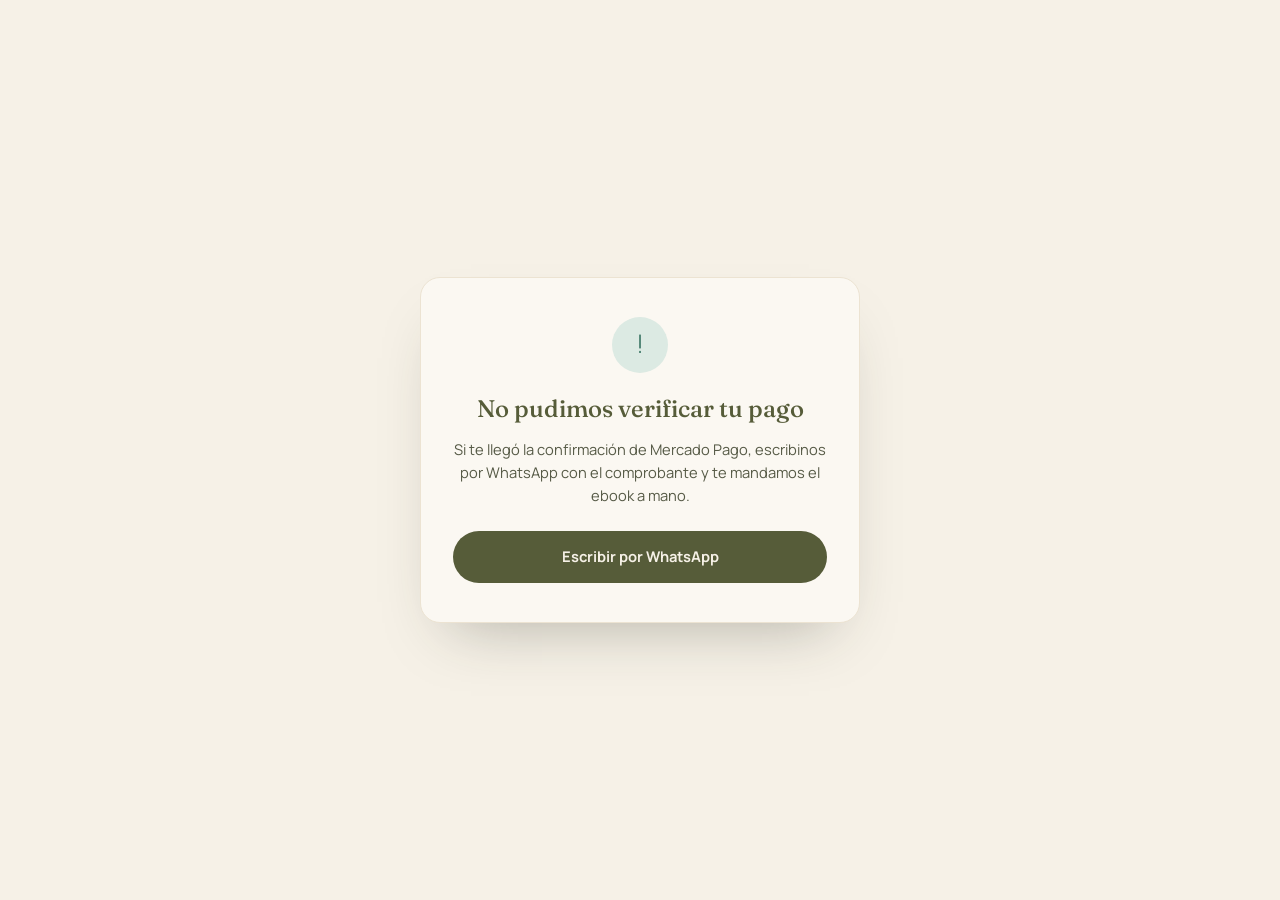
<file: gracias.html>
<!DOCTYPE html>
<html lang="es">
<head>
<meta charset="UTF-8">
<meta name="viewport" content="width=device-width, initial-scale=1.0, viewport-fit=cover">
<title>Tu compra · Mabel Mereles</title>
<meta name="robots" content="noindex, nofollow">
<link rel="preconnect" href="https://fonts.googleapis.com">
<link rel="preconnect" href="https://fonts.gstatic.com" crossorigin>
<link href="https://fonts.googleapis.com/css2?family=Fraunces:ital,opsz,wght@0,9..144,400;0,9..144,500;1,9..144,400&family=Manrope:wght@400;500;600;700;800&display=swap" rel="stylesheet">
<link rel="stylesheet" href="css/style.css">
<link rel="icon" type="image/svg+xml" href="assets/favicon.svg">
<style>
  body{ display:flex; align-items:center; justify-content:center; min-height:100svh; padding:1.25rem; }
  .result-card{
    width:100%; max-width:440px;
    background:var(--paper);
    border:1px solid var(--bone-deep);
    border-radius:20px;
    padding:2.4rem 2rem;
    text-align:center;
    box-shadow:0 30px 60px -30px rgba(43,46,34,.35);
  }
  .result-icon{
    width:56px; height:56px;
    border-radius:50%;
    display:flex; align-items:center; justify-content:center;
    margin:0 auto 1.1rem;
    background:var(--aqua-soft);
    color:var(--aqua-deep);
    font-size:1.6rem;
  }
  .result-card h1{
    font-family:var(--font-display);
    font-weight:500;
    font-size:1.5rem;
    color:var(--olive-deep);
    margin:0 0 .6rem;
  }
  .result-card p{ font-size:.92rem; color:var(--ink-soft); margin:0 0 1.5rem; line-height:1.55; }
  .result-card .btn{ width:100%; }
  .result-card a.secondary{
    display:block; margin-top:1rem; font-size:.85rem; font-weight:700; color:var(--aqua-deep);
  }
  .spin{
    width:26px; height:26px;
    border:3px solid var(--aqua-soft);
    border-top-color:var(--aqua-deep);
    border-radius:50%;
    margin:0 auto 1.1rem;
    animation:spin 1s linear infinite;
  }
  @keyframes spin{ to{ transform:rotate(360deg); } }
</style>
</head>
<body>

<div class="result-card" id="result-card">
  <div class="spin"></div>
  <h1>Confirmando tu pago…</h1>
  <p>Esto puede tardar unos segundos. No cierres esta página.</p>
</div>

<script>
  const params = new URLSearchParams(window.location.search);
  const ref = params.get("external_reference");
  const card = document.getElementById("result-card");

  function render(state) {
    if (state === "approved") return;
    // los otros estados se renderizan directo en checkStatus()
  }

  function renderApproved(data) {
    const isFree = !data.amount || data.amount <= 0;
    card.innerHTML = `
      <div class="result-icon">✓</div>
      <h1>${isFree ? "¡Ya está listo!" : "¡Gracias por tu compra!"}</h1>
      <p>Ya podés descargar <strong>${data.title || "tu ebook"}</strong>. El link es privado, guardalo para vos.</p>
      <a class="btn btn-primary" href="${data.drive_url}" target="_blank" rel="noopener">Descargar ebook</a>
      <a class="secondary" href="index.html#ebooks">Volver a la web</a>
    `;
  }

  function renderPending() {
    card.innerHTML = `
      <div class="result-icon">⏳</div>
      <h1>Tu pago está en proceso</h1>
      <p>Mercado Pago todavía lo está confirmando. Apenas se acredite vas a poder descargar tu ebook — si tarda, escribinos por WhatsApp con tu comprobante.</p>
      <a class="btn btn-ghost" href="index.html">Volver a la web</a>
    `;
  }

  function renderAbandoned() {
    card.innerHTML = `
      <div class="result-icon">↩</div>
      <h1>Volviste sin completar el pago</h1>
      <p>No se generó ningún cobro. Cuando quieras, retomá la compra desde la web — el ebook te va a estar esperando.</p>
      <a class="btn btn-primary" href="index.html">Volver a la web</a>
    `;
  }

  function renderRejected() {
    card.innerHTML = `
      <div class="result-icon">✕</div>
      <h1>El pago no se pudo completar</h1>
      <p>No te preocupes, no se generó ningún cobro. Podés intentar de nuevo desde la web.</p>
      <a class="btn btn-primary" href="index.html#ebooks">Volver a intentar</a>
    `;
  }

  function renderError() {
    card.innerHTML = `
      <div class="result-icon">!</div>
      <h1>No pudimos verificar tu pago</h1>
      <p>Si te llegó la confirmación de Mercado Pago, escribinos por WhatsApp con el comprobante y te mandamos el ebook a mano.</p>
      <a class="btn btn-primary" href="https://wa.me/5491156472298" target="_blank" rel="noopener">Escribir por WhatsApp</a>
    `;
  }

  let attempts = 0;
  async function checkStatus() {
    if (!ref) return renderError();
    attempts++;
    try {
      const res = await fetch(`/api/purchase-status?ref=${encodeURIComponent(ref)}`);
      const data = await res.json();

      if (data.status === "approved") return renderApproved(data);
      if (data.status === "rejected" || data.status === "cancelled") return renderRejected();

      // Todavía no está aprobado. Le damos unas rondas cortas al webhook
      // de Mercado Pago por si está por llegar (puede tardar unos
      // segundos incluso en pagos genuinos).
      if (attempts < 6) {
        setTimeout(checkStatus, 2000);
        return;
      }

      // Ya esperamos lo razonable: si en todo ese tiempo el webhook
      // NUNCA llegó a registrar un pago (has_payment=false), es que la
      // persona no completó el pago — nunca decimos "está en proceso"
      // en ese caso, para no generar desconfianza.
      if (!data.has_payment) return renderAbandoned();
      renderPending();
    } catch (err) {
      renderError();
    }
  }

  checkStatus();
</script>
</body>
</html>
</file>
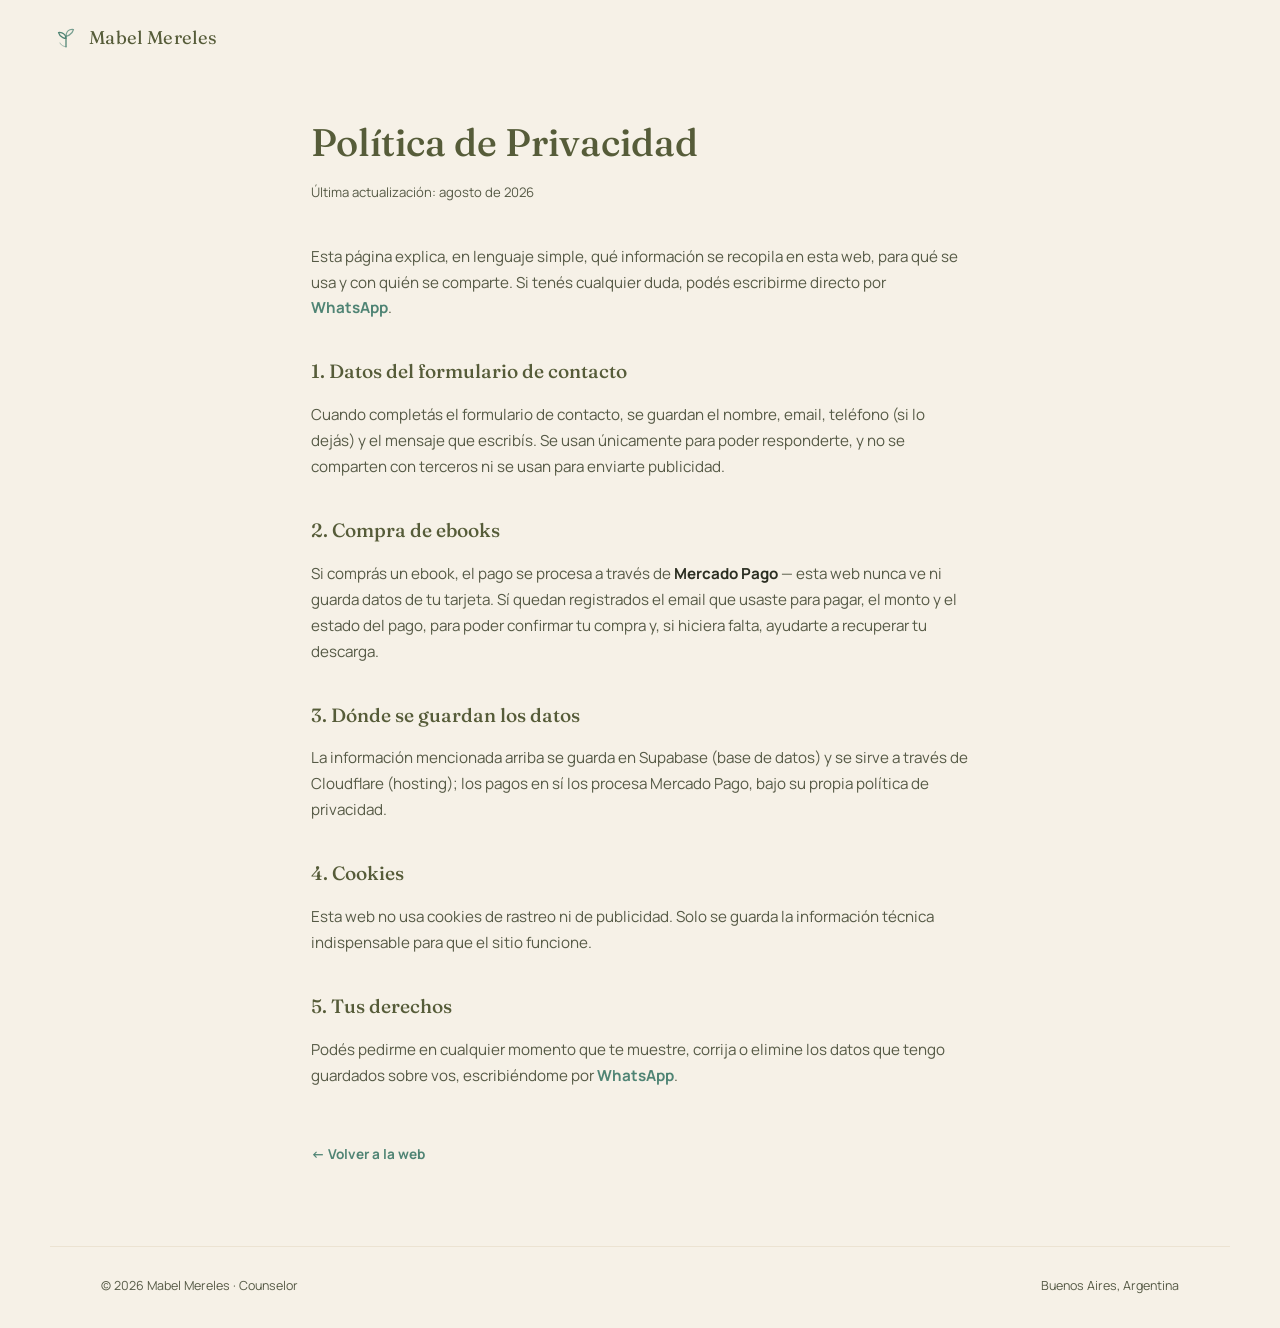
<file: privacidad.html>
<!DOCTYPE html>
<html lang="es-AR">
<head>
<meta charset="UTF-8">
<meta name="viewport" content="width=device-width, initial-scale=1.0, viewport-fit=cover">
<title>Política de Privacidad | Mabel Mereles</title>
<meta name="description" content="Qué datos se recopilan en la web de Mabel Mereles, para qué se usan y con quién se comparten.">
<link rel="canonical" href="https://merelesmabel.com/privacidad.html">
<link rel="preconnect" href="https://fonts.googleapis.com">
<link rel="preconnect" href="https://fonts.gstatic.com" crossorigin>
<link href="https://fonts.googleapis.com/css2?family=Fraunces:ital,opsz,wght@0,9..144,400;0,9..144,500;1,9..144,400&family=Manrope:wght@400;500;600;700;800&display=swap" rel="stylesheet">
<link rel="stylesheet" href="css/style.css">
<link rel="icon" type="image/svg+xml" href="assets/favicon.svg">
<style>
  .legal-main{
    max-width:760px;
    margin:0 auto;
    padding:7rem var(--edge) 5rem;
  }
  .legal-main h1{
    font-family:var(--font-display);
    font-weight:500;
    font-size:clamp(1.8rem, 4vw, 2.4rem);
    color:var(--olive-deep);
    margin:0 0 .5rem;
  }
  .legal-main .updated{
    font-size:.82rem;
    color:var(--ink-soft);
    margin:0 0 2.5rem;
  }
  .legal-main h2{
    font-family:var(--font-display);
    font-weight:500;
    font-size:1.2rem;
    color:var(--olive-deep);
    margin:2.2rem 0 .8rem;
  }
  .legal-main p, .legal-main li{
    font-size:.95rem;
    line-height:1.7;
    color:var(--ink-soft);
  }
  .legal-main ul{ margin:0 0 1rem; padding-left:1.3rem; }
  .legal-main li{ margin-bottom:.4rem; }
  .legal-main a{ color:var(--aqua-deep); font-weight:700; }
  .legal-main strong{ color:var(--ink); }
  .legal-back{
    display:inline-block;
    margin-top:2.5rem;
    font-size:.85rem;
    font-weight:700;
    color:var(--ink-soft);
  }
  .legal-back:hover{ color:var(--aqua-deep); }
</style>
</head>
<body>

<header class="site-header" id="site-header">
  <a href="index.html" class="brand">
    <span class="brand-mark" aria-hidden="true">
      <svg viewBox="0 0 40 40" width="30" height="30">
        <path d="M20 33V19" stroke="currentColor" stroke-width="1.7" stroke-linecap="round"/>
        <path d="M20 22C20 22 12 21.5 10 14C10 14 19 12.5 20 22Z" fill="none" stroke="currentColor" stroke-width="1.6" stroke-linejoin="round"/>
        <path d="M20 19C20 19 28 18 30 10C30 10 20.5 8 20 19Z" fill="none" stroke="currentColor" stroke-width="1.6" stroke-linejoin="round" opacity="0.75"/>
        <path d="M20 33C20 33 13.5 32.6 12 28" stroke="currentColor" stroke-width="1.3" stroke-linecap="round" fill="none" opacity="0.55"/>
      </svg>
    </span>
    <span class="brand-text">Mabel Mereles</span>
  </a>
</header>

<main class="legal-main">
  <h1>Política de Privacidad</h1>
  <p class="updated">Última actualización: agosto de 2026</p>

  <p>Esta página explica, en lenguaje simple, qué información se recopila en esta web, para qué se usa y con quién se comparte. Si tenés cualquier duda, podés escribirme directo por <a href="https://wa.me/5491156472298" target="_blank" rel="noopener">WhatsApp</a>.</p>

  <h2>1. Datos del formulario de contacto</h2>
  <p>Cuando completás el formulario de contacto, se guardan el nombre, email, teléfono (si lo dejás) y el mensaje que escribís. Se usan únicamente para poder responderte, y no se comparten con terceros ni se usan para enviarte publicidad.</p>

  <h2>2. Compra de ebooks</h2>
  <p>Si comprás un ebook, el pago se procesa a través de <strong>Mercado Pago</strong> — esta web nunca ve ni guarda datos de tu tarjeta. Sí quedan registrados el email que usaste para pagar, el monto y el estado del pago, para poder confirmar tu compra y, si hiciera falta, ayudarte a recuperar tu descarga.</p>

  <h2>3. Dónde se guardan los datos</h2>
  <p>La información mencionada arriba se guarda en Supabase (base de datos) y se sirve a través de Cloudflare (hosting); los pagos en sí los procesa Mercado Pago, bajo su propia política de privacidad.</p>

  <h2>4. Cookies</h2>
  <p>Esta web no usa cookies de rastreo ni de publicidad. Solo se guarda la información técnica indispensable para que el sitio funcione.</p>

  <h2>5. Tus derechos</h2>
  <p>Podés pedirme en cualquier momento que te muestre, corrija o elimine los datos que tengo guardados sobre vos, escribiéndome por <a href="https://wa.me/5491156472298" target="_blank" rel="noopener">WhatsApp</a>.</p>

  <a class="legal-back" href="index.html">← Volver a la web</a>
</main>

<footer class="site-footer">
  <span>© <span id="year"></span> Mabel Mereles · Counselor</span>
  <span>Buenos Aires, Argentina</span>
</footer>

<script>document.getElementById("year").textContent = new Date().getFullYear();</script>
</body>
</html>
</file>
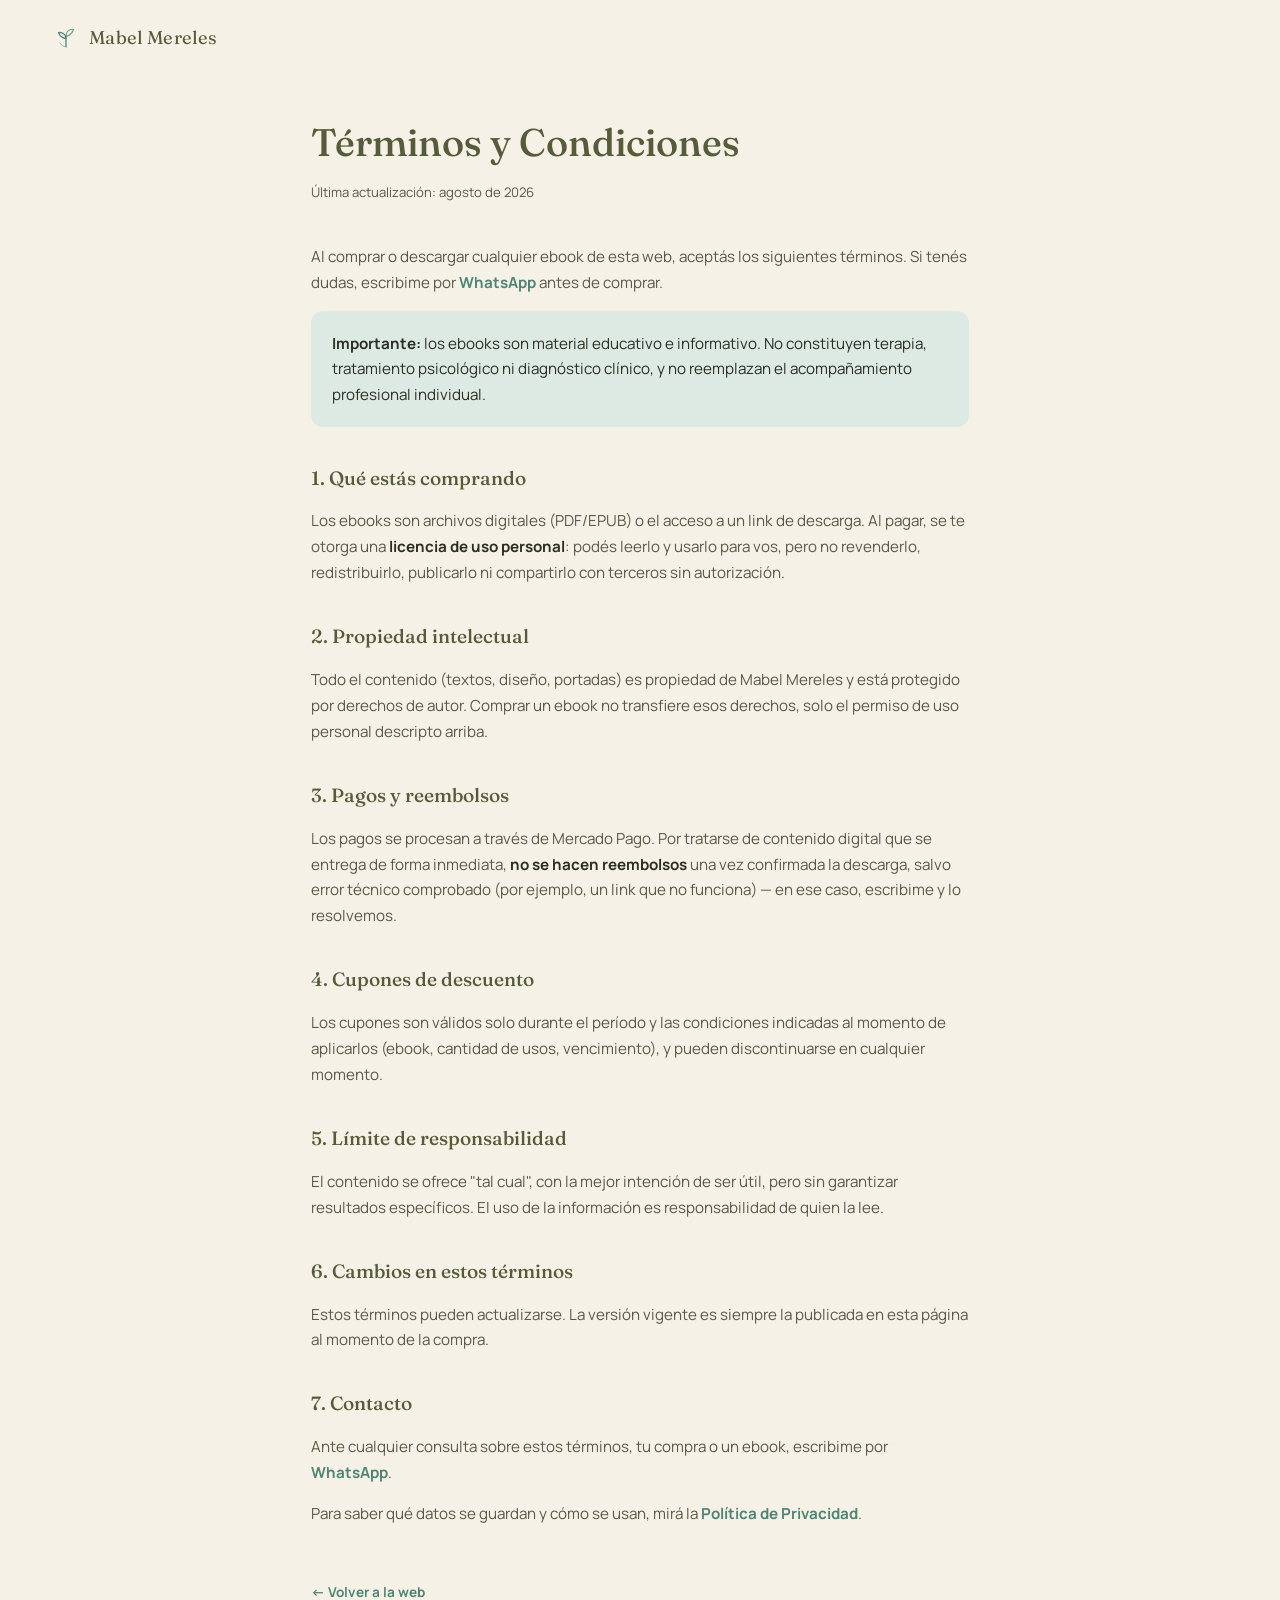
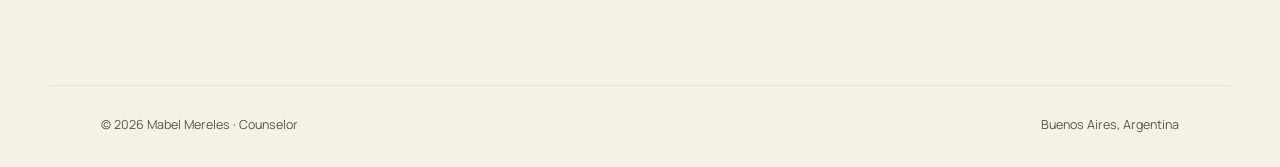
<file: terminos.html>
<!DOCTYPE html>
<html lang="es-AR">
<head>
<meta charset="UTF-8">
<meta name="viewport" content="width=device-width, initial-scale=1.0, viewport-fit=cover">
<title>Términos y Condiciones | Mabel Mereles</title>
<meta name="description" content="Términos y condiciones de compra y descarga de ebooks en la web de Mabel Mereles.">
<link rel="canonical" href="https://merelesmabel.com/terminos.html">
<link rel="preconnect" href="https://fonts.googleapis.com">
<link rel="preconnect" href="https://fonts.gstatic.com" crossorigin>
<link href="https://fonts.googleapis.com/css2?family=Fraunces:ital,opsz,wght@0,9..144,400;0,9..144,500;1,9..144,400&family=Manrope:wght@400;500;600;700;800&display=swap" rel="stylesheet">
<link rel="stylesheet" href="css/style.css">
<link rel="icon" type="image/svg+xml" href="assets/favicon.svg">
<style>
  .legal-main{
    max-width:760px;
    margin:0 auto;
    padding:7rem var(--edge) 5rem;
  }
  .legal-main h1{
    font-family:var(--font-display);
    font-weight:500;
    font-size:clamp(1.8rem, 4vw, 2.4rem);
    color:var(--olive-deep);
    margin:0 0 .5rem;
  }
  .legal-main .updated{
    font-size:.82rem;
    color:var(--ink-soft);
    margin:0 0 2.5rem;
  }
  .legal-main h2{
    font-family:var(--font-display);
    font-weight:500;
    font-size:1.2rem;
    color:var(--olive-deep);
    margin:2.2rem 0 .8rem;
  }
  .legal-main p, .legal-main li{
    font-size:.95rem;
    line-height:1.7;
    color:var(--ink-soft);
  }
  .legal-main ul{ margin:0 0 1rem; padding-left:1.3rem; }
  .legal-main li{ margin-bottom:.4rem; }
  .legal-main a{ color:var(--aqua-deep); font-weight:700; }
  .legal-main strong{ color:var(--ink); }
  .legal-highlight{
    background:var(--aqua-soft);
    border-radius:12px;
    padding:1.2rem 1.3rem;
    margin:1rem 0;
  }
  .legal-highlight p{ color:var(--ink); margin:0; }
  .legal-back{
    display:inline-block;
    margin-top:2.5rem;
    font-size:.85rem;
    font-weight:700;
    color:var(--ink-soft);
  }
  .legal-back:hover{ color:var(--aqua-deep); }
</style>
</head>
<body>

<header class="site-header" id="site-header">
  <a href="index.html" class="brand">
    <span class="brand-mark" aria-hidden="true">
      <svg viewBox="0 0 40 40" width="30" height="30">
        <path d="M20 33V19" stroke="currentColor" stroke-width="1.7" stroke-linecap="round"/>
        <path d="M20 22C20 22 12 21.5 10 14C10 14 19 12.5 20 22Z" fill="none" stroke="currentColor" stroke-width="1.6" stroke-linejoin="round"/>
        <path d="M20 19C20 19 28 18 30 10C30 10 20.5 8 20 19Z" fill="none" stroke="currentColor" stroke-width="1.6" stroke-linejoin="round" opacity="0.75"/>
        <path d="M20 33C20 33 13.5 32.6 12 28" stroke="currentColor" stroke-width="1.3" stroke-linecap="round" fill="none" opacity="0.55"/>
      </svg>
    </span>
    <span class="brand-text">Mabel Mereles</span>
  </a>
</header>

<main class="legal-main">
  <h1>Términos y Condiciones</h1>
  <p class="updated">Última actualización: agosto de 2026</p>

  <p>Al comprar o descargar cualquier ebook de esta web, aceptás los siguientes términos. Si tenés dudas, escribime por <a href="https://wa.me/5491156472298" target="_blank" rel="noopener">WhatsApp</a> antes de comprar.</p>

  <div class="legal-highlight">
    <p><strong>Importante:</strong> los ebooks son material educativo e informativo. No constituyen terapia, tratamiento psicológico ni diagnóstico clínico, y no reemplazan el acompañamiento profesional individual.</p>
  </div>

  <h2>1. Qué estás comprando</h2>
  <p>Los ebooks son archivos digitales (PDF/EPUB) o el acceso a un link de descarga. Al pagar, se te otorga una <strong>licencia de uso personal</strong>: podés leerlo y usarlo para vos, pero no revenderlo, redistribuirlo, publicarlo ni compartirlo con terceros sin autorización.</p>

  <h2>2. Propiedad intelectual</h2>
  <p>Todo el contenido (textos, diseño, portadas) es propiedad de Mabel Mereles y está protegido por derechos de autor. Comprar un ebook no transfiere esos derechos, solo el permiso de uso personal descripto arriba.</p>

  <h2>3. Pagos y reembolsos</h2>
  <p>Los pagos se procesan a través de Mercado Pago. Por tratarse de contenido digital que se entrega de forma inmediata, <strong>no se hacen reembolsos</strong> una vez confirmada la descarga, salvo error técnico comprobado (por ejemplo, un link que no funciona) — en ese caso, escribime y lo resolvemos.</p>

  <h2>4. Cupones de descuento</h2>
  <p>Los cupones son válidos solo durante el período y las condiciones indicadas al momento de aplicarlos (ebook, cantidad de usos, vencimiento), y pueden discontinuarse en cualquier momento.</p>

  <h2>5. Límite de responsabilidad</h2>
  <p>El contenido se ofrece "tal cual", con la mejor intención de ser útil, pero sin garantizar resultados específicos. El uso de la información es responsabilidad de quien la lee.</p>

  <h2>6. Cambios en estos términos</h2>
  <p>Estos términos pueden actualizarse. La versión vigente es siempre la publicada en esta página al momento de la compra.</p>

  <h2>7. Contacto</h2>
  <p>Ante cualquier consulta sobre estos términos, tu compra o un ebook, escribime por <a href="https://wa.me/5491156472298" target="_blank" rel="noopener">WhatsApp</a>.</p>

  <p>Para saber qué datos se guardan y cómo se usan, mirá la <a href="privacidad.html">Política de Privacidad</a>.</p>

  <a class="legal-back" href="index.html">← Volver a la web</a>
</main>

<footer class="site-footer">
  <span>© <span id="year"></span> Mabel Mereles · Counselor</span>
  <span>Buenos Aires, Argentina</span>
</footer>

<script>document.getElementById("year").textContent = new Date().getFullYear();</script>
</body>
</html>
</file>
<file: css/style.css>
/* =========================================================
   MABEL MERELES · COUNSELOR
   Mobile-first. Base = mobile (<600px), luego se suma
   complejidad con min-width: 600 / 768 / 1024 / 1280 / 1440.
   Tokens: hueso + verde agua + verde oliva
   ========================================================= */

:root{
  --bone:        #F6F1E7;
  --bone-deep:   #ECE3D2;
  --paper:       #FBF8F2;
  --aqua:        #7FAE9C;
  --aqua-deep:   #4F8474;
  --aqua-soft:   #DCEAE3;
  --olive:       #7C8355;
  --olive-deep:  #565C39;
  --ink:         #2B2E22;
  --ink-soft:    #565A46;

  --font-display: "Fraunces", "Georgia", serif;
  --font-body: "Manrope", "Helvetica Neue", Arial, sans-serif;

  --container: 1180px;
  --gap: 1.5rem;
  --edge: 1.15rem;          /* padding lateral mobile */
  --radius: 16px;
  --ease: cubic-bezier(.22,.8,.32,1);

  --fs-hero: 2.35rem;
  --fs-h2: 1.7rem;
  --fs-lead: 1rem;

  /* alto real del viewport en mobile (evita el salto por la barra de URL) */
  --vh: 1vh;
}

*{ box-sizing:border-box; -webkit-tap-highlight-color:transparent; }
html{ scroll-behavior:smooth; }

/* el atributo [hidden] debe ganarle siempre a cualquier display:flex/grid
   que definamos más abajo para esos mismos elementos (ebook-lightbox, etc.) */
[hidden]{ display:none !important; }

body{
  margin:0;
  background:var(--bone);
  color:var(--ink);
  font-family:var(--font-body);
  font-size:15.5px;
  line-height:1.6;
  -webkit-font-smoothing:antialiased;
  overflow-x:hidden;
}

img{ max-width:100%; display:block; }
a{ color:inherit; text-decoration:none; }
ul{ list-style:none; margin:0; padding:0; }
button, input, textarea{ font-family:inherit; }

/* accesibilidad: foco visible siempre */
a:focus-visible,
button:focus-visible,
input:focus-visible,
textarea:focus-visible{
  outline:2px solid var(--aqua-deep);
  outline-offset:3px;
  border-radius:4px;
}

::selection{ background:var(--olive); color:var(--bone); }

/* ---------- background canvas + grain ---------- */
#bg-canvas{
  position:fixed;
  inset:0;
  width:100%;
  height:100%;
  z-index:0;
  pointer-events:none;
  opacity:.4;
}

.grain{
  position:fixed;
  inset:0;
  z-index:1;
  pointer-events:none;
  opacity:.035;
  mix-blend-mode:multiply;
  background-image:url("data:image/svg+xml,%3Csvg xmlns='http://www.w3.org/2000/svg' width='120' height='120'%3E%3Cfilter id='n'%3E%3CfeTurbulence type='fractalNoise' baseFrequency='0.9' numOctaves='2' stitchTiles='stitch'/%3E%3C/filter%3E%3Crect width='100%25' height='100%25' filter='url(%23n)'/%3E%3C/svg%3E");
}

/* ---------- reveal-on-scroll ---------- */
.reveal{
  opacity:0;
  transform:translateY(20px);
  transition:opacity .8s var(--ease), transform .8s var(--ease);
}
.reveal.is-visible{
  opacity:1;
  transform:translateY(0);
}
@media (prefers-reduced-motion: reduce){
  .reveal{ opacity:1; transform:none; transition:none; }
  html{ scroll-behavior:auto; }
  .whatsapp-float{ animation:none !important; }
}

/* ---------- header ---------- */
.site-header{
  position:fixed;
  top:0; left:0; right:0;
  z-index:50;
  display:flex;
  align-items:center;
  justify-content:space-between;
  padding:.9rem var(--edge);
  transition:background .4s var(--ease), padding .4s var(--ease), box-shadow .4s var(--ease);
}
.site-header.scrolled{
  background:rgba(246,241,231,.9);
  backdrop-filter:blur(10px);
  padding-top:.65rem;
  padding-bottom:.65rem;
  box-shadow:0 1px 0 rgba(43,46,34,.06);
}

.brand{
  display:flex;
  align-items:center;
  gap:.5rem;
  font-family:var(--font-display);
  font-size:1rem;
  letter-spacing:.01em;
  color:var(--olive-deep);
  min-width:0;
}
.brand-mark{ color:var(--aqua-deep); display:flex; flex:none; }
.brand-mark svg{ width:24px; height:24px; }
.brand-text{ white-space:nowrap; overflow:hidden; text-overflow:ellipsis; }

/* nav: por defecto (mobile) es un panel off-canvas */
.main-nav{
  position:fixed;
  top:0; right:0;
  height:100%;
  height:calc(var(--vh, 1vh) * 100);
  width:min(80vw, 320px);
  background:var(--paper);
  display:flex;
  flex-direction:column;
  gap:1.4rem;
  padding:5.5rem 2rem 2rem;
  font-size:1.05rem;
  font-weight:700;
  transform:translateX(100%);
  transition:transform .45s var(--ease);
  box-shadow:-10px 0 40px rgba(43,46,34,.15);
  z-index:49;
}
.main-nav.open{ transform:translateX(0); }
.main-nav a{
  position:relative;
  padding:.3rem 0;
  color:var(--ink-soft);
  transition:color .3s;
}
.main-nav a::after{
  content:"";
  position:absolute; left:0; right:100%; bottom:0;
  height:1.5px; background:var(--aqua-deep);
  transition:right .35s var(--ease);
}
.main-nav a:hover{ color:var(--ink); }
.main-nav a:hover::after{ right:0; }

.nav-toggle{
  display:flex;
  flex-direction:column;
  gap:5px;
  background:none; border:none; cursor:pointer;
  padding:10px;
  margin:-10px;
  flex:none;
  z-index:51;
}
.nav-toggle span{
  width:22px; height:2px; background:var(--ink); border-radius:2px;
  transition:transform .3s var(--ease), opacity .3s var(--ease);
}
.nav-toggle[aria-expanded="true"] span:nth-child(1){ transform:translateY(7px) rotate(45deg); }
.nav-toggle[aria-expanded="true"] span:nth-child(2){ opacity:0; }
.nav-toggle[aria-expanded="true"] span:nth-child(3){ transform:translateY(-7px) rotate(-45deg); }

/* ---------- layout helpers ---------- */
.section{
  position:relative;
  z-index:2;
  max-width:var(--container);
  margin:0 auto;
  padding:3.75rem var(--edge);
}

.eyebrow{
  display:inline-block;
  font-size:.72rem;
  font-weight:700;
  letter-spacing:.12em;
  text-transform:uppercase;
  color:var(--aqua-deep);
  margin-bottom:.9rem;
}

.section-title{
  font-family:var(--font-display);
  font-weight:500;
  font-size:var(--fs-h2);
  line-height:1.15;
  color:var(--olive-deep);
  margin:0 0 1.1rem;
  max-width:20ch;
}

.section-lead{
  max-width:56ch;
  color:var(--ink-soft);
  font-size:var(--fs-lead);
}

.btn{
  display:inline-flex;
  align-items:center;
  justify-content:center;
  gap:.5rem;
  min-height:48px;             /* target táctil */
  padding:.85rem 1.6rem;
  border-radius:100px;
  font-weight:700;
  font-size:.92rem;
  cursor:pointer;
  border:1.5px solid transparent;
  transition:transform .3s var(--ease), background .3s, border-color .3s, color .3s;
}
.btn-primary{
  background:var(--olive-deep);
  color:var(--bone);
}
.btn-primary:hover{ background:var(--aqua-deep); transform:translateY(-2px); }
.btn-ghost{
  border-color:var(--olive-deep);
  color:var(--olive-deep);
  background:transparent;
}
.btn-ghost:hover{ background:var(--olive-deep); color:var(--bone); transform:translateY(-2px); }

/* ============ HERO ============ */
.hero{
  min-height:calc(var(--vh, 1vh) * 100);
  display:flex;
  flex-direction:column;
  gap:2.2rem;
  padding-top:6rem;
  padding-bottom:4rem;
}

.hero-title{
  font-family:var(--font-display);
  font-weight:500;
  font-size:var(--fs-hero);
  line-height:1.06;
  color:var(--ink);
  margin:0 0 1.1rem;
}
.hero-title em{
  font-style:italic;
  color:var(--aqua-deep);
}

.hero-lead{
  max-width:46ch;
  font-size:1.02rem;
  color:var(--ink-soft);
  margin-bottom:1.8rem;
}

.hero-actions{ display:flex; gap:.85rem; flex-wrap:wrap; }
.hero-actions .btn{ flex:1 1 auto; }

.hero-portrait{ position:relative; order:-1; align-self:center; }
.portrait-frame{
  position:relative;
  width:min(240px, 62vw);
  aspect-ratio:320/420;
  border-radius:130px 130px 20px 20px;
  overflow:hidden;
  background:var(--aqua-soft);
  box-shadow:0 22px 44px -18px rgba(43,46,34,.35);
}
.portrait-frame img{
  width:100%; height:100%;
  object-fit:cover;
  filter:saturate(.92) contrast(1.02);
}
.portrait-path{
  position:absolute; inset:0;
  width:100%; height:100%;
  pointer-events:none;
  opacity:.5;
}
.portrait-caption{
  display:block;
  text-align:center;
  margin-top:.85rem;
  font-size:.74rem;
  letter-spacing:.03em;
  color:var(--ink-soft);
}

.scroll-cue{
  display:none; /* aparece desde tablet, en mobile sobra */
}

/* ============ SOBRE MI ============ */
.about-grid{
  display:flex;
  flex-direction:column;
  gap:1rem;
}
.about-body{
  display:flex;
  flex-direction:column;
  gap:1.3rem;
}
.about-subtitle{
  font-family:var(--font-display);
  font-style:italic;
  font-weight:500;
  font-size:1.3rem;
  line-height:1.35;
  color:var(--olive-deep);
  max-width:22ch;
  margin:.4rem 0 0;
}
.about-text{
  font-size:1rem;
  color:var(--ink-soft);
  max-width:58ch;
  margin:0;
}
.about-intro{
  font-size:1.05rem;
  color:var(--ink);
  margin-bottom:.4rem;
}
.about-text strong,
.about-intro strong,
.about-closing strong{
  color:var(--olive-deep);
  font-weight:700;
}
.about-block{
  padding-top:1.1rem;
  border-top:1px solid var(--bone-deep);
}
.about-block h3{
  font-family:var(--font-display);
  font-weight:500;
  font-size:1.08rem;
  color:var(--aqua-deep);
  margin:0 0 .5rem;
}
.about-closing{
  margin:.6rem 0 0;
  padding-top:1.1rem;
  border-top:1px solid var(--bone-deep);
  font-family:var(--font-display);
  font-style:italic;
  font-size:1.05rem;
  line-height:1.5;
  color:var(--ink-soft);
  max-width:52ch;
}

/* ============ ENFOQUE ============ */
.approach-grid{
  display:grid;
  grid-template-columns:1fr;
  gap:1rem;
  margin-top:2rem;
}
.approach-card{
  background:var(--paper);
  border:1px solid var(--bone-deep);
  border-radius:var(--radius);
  padding:1.6rem 1.4rem;
  transition:transform .4s var(--ease), border-color .4s, box-shadow .4s;
}
.approach-card:hover{
  transform:translateY(-5px);
  border-color:var(--aqua-deep);
  box-shadow:0 18px 36px -22px rgba(79,132,116,.45);
}
.card-index{
  display:inline-block;
  font-size:.7rem;
  font-weight:700;
  letter-spacing:.09em;
  text-transform:uppercase;
  color:var(--aqua-deep);
  background:var(--aqua-soft);
  padding:.28rem .65rem;
  border-radius:100px;
  margin-bottom:.9rem;
}
.approach-card h3{
  font-family:var(--font-display);
  font-weight:500;
  font-size:1.15rem;
  margin:0 0 .55rem;
  color:var(--olive-deep);
}
.approach-card p{
  margin:0;
  color:var(--ink-soft);
  font-size:.92rem;
}

/* ============ EBOOKS ============ */
.ebook-carousel{
  position:relative;
  margin-top:2rem;
}
.ebook-grid{
  display:flex;
  gap:.9rem;
  overflow-x:auto;
  overflow-y:hidden;
  scroll-snap-type:x mandatory;
  scroll-behavior:smooth;
  -webkit-overflow-scrolling:touch;
  scrollbar-width:none;      /* Firefox */
  -ms-overflow-style:none;   /* Edge/IE viejos */
}
.ebook-grid::-webkit-scrollbar{ display:none; } /* Chrome/Safari/Edge nuevo */

.ebook-carousel-arrow{
  position:absolute;
  top:36%;
  transform:translateY(-50%);
  width:38px; height:38px;
  border-radius:50%;
  border:1px solid var(--bone-deep);
  background:var(--paper);
  color:var(--olive-deep);
  display:flex; align-items:center; justify-content:center;
  cursor:pointer;
  box-shadow:0 10px 22px -12px rgba(43,46,34,.4);
  z-index:5;
  transition:background .2s, color .2s, transform .2s;
}
.ebook-carousel-arrow:hover{ background:var(--olive-deep); color:var(--bone); }
.ebook-carousel-prev{ left:-6px; }
.ebook-carousel-next{ right:-6px; }
/* solo mouse/trackpad (desktop): en táctil se usa el dedo, como pidió */
@media not all and (hover:hover) and (pointer:fine){
  .ebook-carousel-arrow{ display:none !important; }
}

.ebook-empty{
  flex:1 1 100%;
  border:1.5px dashed var(--bone-deep);
  border-radius:var(--radius);
  padding:2.4rem 1.6rem;
  text-align:center;
  color:var(--ink-soft);
}
.ebook-empty p{ margin:0 0 .4rem; font-weight:700; color:var(--olive-deep); }
.ebook-empty span{ font-size:.88rem; }

.ebook-card{
  flex:0 0 auto;
  width:78vw;
  max-width:300px;
  scroll-snap-align:start;
  background:var(--paper);
  border:1px solid var(--bone-deep);
  border-radius:14px;
  overflow:hidden;
  display:flex;
  flex-direction:column;
  cursor:pointer;
  transition:transform .35s var(--ease), box-shadow .35s;
}
.ebook-card:hover{ transform:translateY(-4px); box-shadow:0 18px 36px -24px rgba(43,46,34,.35); }
.ebook-card:focus-visible{ outline:2px solid var(--aqua-deep); outline-offset:2px; }
.ebook-cover{
  position:relative;
  width:100%;
  aspect-ratio:3/4;
  background:linear-gradient(160deg, var(--aqua-soft), var(--bone-deep));
  display:flex; align-items:center; justify-content:center;
  cursor:zoom-in;
  padding:.5rem;
}
.ebook-cover img{ width:100%; height:100%; object-fit:contain; border-radius:4px; }

/* ---------- marcador tipo cintita sobre la tapa ---------- */
.ebook-badge-ribbon{
  position:absolute;
  top:0;
  right:14px;
  width:28px;
  padding:.5rem 0 .8rem;
  display:flex;
  align-items:center;
  justify-content:center;
  color:#fff;
  font-size:.62rem;
  font-weight:800;
  letter-spacing:.03em;
  text-transform:uppercase;
  clip-path:polygon(0 0, 100% 0, 100% 88%, 50% 100%, 0 88%);
  filter:drop-shadow(0 4px 6px rgba(43,46,34,.25));
  z-index:3;
  pointer-events:none;
}
.ebook-badge-ribbon span{
  writing-mode:vertical-rl;
  transform:rotate(180deg);
  white-space:nowrap;
}

.ebook-body{ padding:.8rem .85rem .95rem; display:flex; flex-direction:column; gap:.35rem; flex:1; min-width:0; }
.ebook-body h3{ margin:0; font-family:var(--font-display); font-size:.92rem; line-height:1.25; color:var(--olive-deep); }
.ebook-body p{ margin:0; font-size:.78rem; color:var(--ink-soft); flex:1; }
.ebook-actions-row{
  display:flex;
  flex-direction:column;
  align-items:center;
  gap:.5rem;
  margin-top:.3rem;
}
.ebook-download{
  display:flex;
  align-items:center;
  justify-content:center;
  width:100%;
  text-align:center;
  padding:.6rem .9rem;
  border-radius:100px;
  font-size:.8rem;
  font-weight:700;
  font-family:inherit;
  border:1.5px solid transparent;
  cursor:pointer;
  transition:transform .25s var(--ease), background .25s, border-color .25s, color .25s, box-shadow .25s;
}
.ebook-view-more{
  display:block;
  text-align:center;
  margin-top:.6rem;
  font-size:.76rem;
  font-weight:700;
  color:var(--ink-soft);
  transition:color .25s;
}
.ebook-view-more:hover{ color:var(--aqua-deep); }
.ebook-buy-btn{
  background:var(--olive-deep);
  color:var(--bone);
  box-shadow:0 10px 22px -12px rgba(86,92,57,.55);
}
.ebook-buy-btn:hover{ background:var(--aqua-deep); transform:translateY(-2px); box-shadow:0 14px 26px -12px rgba(79,132,116,.5); }
.ebook-free-btn{
  background:transparent;
  color:var(--aqua-deep);
  border-color:var(--aqua-deep);
}
.ebook-free-btn:hover{ background:var(--aqua-deep); color:var(--bone); transform:translateY(-2px); }
button.ebook-download:disabled{ opacity:.6; cursor:default; transform:none !important; box-shadow:none !important; }
.ebook-downloads-badge{
  font-size:.7rem;
  font-weight:700;
  color:var(--ink-soft);
  background:var(--aqua-soft);
  padding:.2rem .55rem;
  border-radius:100px;
}
.ebook-terms-note{
  width:100%;
  text-align:center;
  margin:.3rem 0 0;
  font-size:.68rem;
  color:var(--ink-soft);
  opacity:.75;
  line-height:1.4;
}
.ebook-terms-note a{ color:var(--ink-soft); text-decoration:underline; text-underline-offset:2px; }
.ebook-terms-note a:hover{ color:var(--aqua-deep); }
.ebook-secure-badge{
  display:flex;
  align-items:center;
  gap:.35rem;
  font-size:.68rem;
  font-weight:600;
  color:var(--ink-soft);
  opacity:.85;
  text-align:center;
}
.ebook-secure-badge svg{ flex:none; color:var(--aqua-deep); }

.ebook-coupon-toggle{
  background:none;
  border:none;
  padding:0;
  font-family:inherit;
  font-size:.72rem;
  font-weight:600;
  color:var(--ink-soft);
  text-decoration:underline;
  text-underline-offset:2px;
  cursor:pointer;
}
.ebook-coupon-toggle:hover{ color:var(--aqua-deep); }
.ebook-coupon-box{ width:100%; }
.ebook-coupon-input{
  width:100%;
  font-family:inherit;
  font-size:.8rem;
  padding:.5rem .7rem;
  border-radius:9px;
  border:1.5px solid var(--bone-deep);
  background:var(--bone);
  color:var(--ink);
  text-transform:uppercase;
}
.ebook-coupon-input:focus{ outline:none; border-color:var(--aqua-deep); }
.ebook-coupon-input::placeholder{ text-transform:none; }

.ebook-recover-toggle{
  background:none;
  border:none;
  padding:0;
  font-family:inherit;
  font-size:.72rem;
  font-weight:600;
  color:var(--ink-soft);
  text-decoration:underline;
  text-underline-offset:2px;
  cursor:pointer;
}
.ebook-recover-toggle:hover{ color:var(--aqua-deep); }
.ebook-recover-box{
  width:100%;
  display:flex;
  flex-direction:column;
  gap:.5rem;
}
.ebook-recover-email{
  width:100%;
  font-family:inherit;
  font-size:.8rem;
  padding:.5rem .7rem;
  border-radius:9px;
  border:1.5px solid var(--bone-deep);
  background:var(--bone);
  color:var(--ink);
}
.ebook-recover-email:focus{ outline:none; border-color:var(--aqua-deep); }
.ebook-recover-submit{
  width:100%;
  font-family:inherit;
  font-size:.78rem;
  font-weight:700;
  padding:.5rem .8rem;
  border-radius:100px;
  border:1.5px solid var(--olive-deep);
  background:transparent;
  color:var(--olive-deep);
  cursor:pointer;
  transition:background .25s, color .25s;
}
.ebook-recover-submit:hover{ background:var(--olive-deep); color:var(--bone); }
.ebook-recover-submit:disabled{ opacity:.6; cursor:default; }
.ebook-recover-status{
  margin:0;
  font-size:.75rem;
  color:var(--ink-soft);
  line-height:1.5;
}
.ebook-recover-status a{ color:var(--aqua-deep); font-weight:700; }

/* ============ TESTIMONIOS (carrusel infinito) ============ */
.testimonial-carousel{
  position:relative;
  margin-top:2rem;
  overflow:hidden;
}
/* degradé en los bordes: las tarjetas "se pierden" contra el fondo */
.testimonial-carousel::before,
.testimonial-carousel::after{
  content:"";
  position:absolute;
  top:0; bottom:0;
  width:14%;
  min-width:24px;
  max-width:90px;
  z-index:2;
  pointer-events:none;
}
.testimonial-carousel::before{
  left:0;
  background:linear-gradient(to right, var(--bone), rgba(246,241,231,0));
}
.testimonial-carousel::after{
  right:0;
  background:linear-gradient(to left, var(--bone), rgba(246,241,231,0));
}

.testimonial-track{
  display:flex;
  gap:1rem;
  width:max-content;
  cursor:grab;
  -webkit-user-select:none;
  user-select:none;
  touch-action:pan-y;
}
.testimonial-track.is-dragging{ cursor:grabbing; }

.testimonial-card{
  flex:0 0 auto;
  width:260px;
  background:var(--paper);
  border:1px solid var(--bone-deep);
  border-radius:var(--radius);
  padding:1.6rem 1.5rem;
}
.testimonial-card blockquote{
  margin:0 0 1rem;
  font-family:var(--font-display);
  font-style:italic;
  font-size:1.05rem;
  line-height:1.5;
  color:var(--olive-deep);
  pointer-events:none; /* evita que seleccionar texto interfiera con el arrastre */
}
.testimonial-card cite{
  display:block;
  font-family:var(--font-body);
  font-style:normal;
  font-size:.76rem;
  font-weight:700;
  letter-spacing:.05em;
  text-transform:uppercase;
  color:var(--aqua-deep);
  pointer-events:none;
}

/* ============ PREGUNTAS FRECUENTES ============ */
.faq-list{
  display:flex;
  flex-direction:column;
  gap:.7rem;
  margin-top:2rem;
}
.faq-item{
  background:var(--paper);
  border:1px solid var(--bone-deep);
  border-radius:14px;
  padding:1.1rem 1.3rem;
}
.faq-item summary{
  cursor:pointer;
  list-style:none;
  font-family:var(--font-display);
  font-weight:500;
  font-size:1.02rem;
  color:var(--olive-deep);
  display:flex;
  align-items:center;
  justify-content:space-between;
  gap:1rem;
}
.faq-item summary::-webkit-details-marker{ display:none; }
.faq-item summary::after{
  content:"+";
  flex:none;
  font-family:var(--font-body);
  font-size:1.3rem;
  font-weight:400;
  color:var(--aqua-deep);
  transition:transform .3s var(--ease);
}
.faq-item[open] summary::after{ transform:rotate(45deg); }
.faq-item p{
  margin:.9rem 0 0;
  font-size:.92rem;
  color:var(--ink-soft);
  line-height:1.6;
}

/* ============ CONTACTO ============ */
.contact-grid{
  display:flex;
  flex-direction:column;
  gap:2rem;
}
.contact-grid .btn{ width:100%; margin-top:.4rem; }
.contact-form{
  display:flex;
  flex-direction:column;
  gap:1rem;
  background:var(--paper);
  border:1px solid var(--bone-deep);
  border-radius:var(--radius);
  padding:1.5rem;
}
.contact-form label{ display:flex; flex-direction:column; gap:.4rem; font-size:.83rem; font-weight:700; color:var(--ink-soft); }
.contact-form input,
.contact-form textarea{
  font-family:var(--font-body);
  font-size:16px;              /* evita zoom automático en iOS */
  padding:.8rem .85rem;
  border-radius:10px;
  border:1.5px solid var(--bone-deep);
  background:var(--bone);
  color:var(--ink);
  resize:vertical;
  min-height:48px;
}
.contact-form textarea{ min-height:110px; }
.contact-form input:focus,
.contact-form textarea:focus{
  outline:none;
  border-color:var(--aqua-deep);
}
.contact-form button{ width:100%; }
.form-note{ margin:0; font-size:.74rem; color:var(--ink-soft); opacity:.75; }

/* ============ FOOTER ============ */
.site-footer{
  position:relative; z-index:2;
  display:flex;
  flex-direction:column;
  gap:.4rem;
  padding:1.8rem var(--edge) calc(2rem + env(safe-area-inset-bottom));
  font-size:.78rem;
  color:var(--ink-soft);
  border-top:1px solid var(--bone-deep);
  max-width:var(--container);
  margin:0 auto;
}
.footer-privacy-link{
  color:var(--ink-soft);
  opacity:.7;
  font-size:.74rem;
  text-decoration:underline;
  text-underline-offset:2px;
}
.footer-privacy-link:hover{ opacity:1; color:var(--aqua-deep); }
.footer-legal-links{ display:flex; gap:1rem; }

/* ============ PREVISUALIZACIÓN DE TAPA (LIGHTBOX) ============ */
.ebook-lightbox{
  position:fixed;
  inset:0;
  z-index:100;
  background:rgba(43,46,34,.86);
  display:flex;
  align-items:center;
  justify-content:center;
  padding:2.5rem 1.25rem;
  cursor:zoom-out;
}
.ebook-lightbox img{
  max-width:min(420px, 100%);
  max-height:82vh;
  width:auto;
  border-radius:10px;
  box-shadow:0 30px 70px -20px rgba(0,0,0,.6);
  cursor:default;
}
.ebook-lightbox-close{
  position:absolute;
  top:1.1rem;
  right:1.1rem;
  width:42px; height:42px;
  border-radius:50%;
  border:none;
  background:rgba(246,241,231,.15);
  color:var(--bone);
  font-size:1.6rem;
  line-height:1;
  cursor:pointer;
  display:flex; align-items:center; justify-content:center;
  transition:background .25s;
}
.ebook-lightbox-close:hover{ background:rgba(246,241,231,.3); }

/* ============ PÁGINA PROPIA DE UN EBOOK ============ */
.back-bar{
  max-width:var(--container);
  margin:0 auto;
  padding:6.5rem var(--edge) 0;
}
.back-link{
  display:inline-flex;
  align-items:center;
  gap:.4rem;
  font-size:.85rem;
  font-weight:700;
  color:var(--ink-soft);
}
.back-link:hover{ color:var(--aqua-deep); }

.ebook-detail{
  display:flex;
  flex-direction:column;
  gap:2rem;
  padding-top:2rem;
}
.ebook-detail-cover{
  position:relative;
  align-self:center;
  width:min(260px, 60vw);
  aspect-ratio:3/4;
  border-radius:14px;
  overflow:hidden;
  background:linear-gradient(160deg, var(--aqua-soft), var(--bone-deep));
  display:flex; align-items:center; justify-content:center;
  cursor:zoom-in;
  padding:.6rem;
  box-shadow:0 24px 50px -24px rgba(43,46,34,.4);
}
.ebook-detail-cover img{ width:100%; height:100%; object-fit:contain; border-radius:6px; }
.ebook-badge-ribbon--detail{
  width:36px;
  right:20px;
  padding:.7rem 0 1rem;
  font-size:.72rem;
}

.ebook-detail-info h1{
  font-family:var(--font-display);
  font-weight:500;
  font-size:clamp(1.6rem, 4vw, 2.2rem);
  color:var(--olive-deep);
  margin:0 0 .6rem;
  text-align:center;
}
.ebook-detail-price{
  display:block;
  text-align:center;
  font-size:1.1rem;
  font-weight:700;
  color:var(--aqua-deep);
  margin-bottom:1.2rem;
}

/* ---------- botón de compartir ---------- */
.ebook-share{
  position:relative;
  display:flex;
  justify-content:center;
  margin-bottom:1.4rem;
}
.ebook-share-btn{
  display:inline-flex;
  align-items:center;
  gap:.4rem;
  padding:.45rem 1rem;
  border-radius:100px;
  border:1.5px solid var(--olive-deep);
  background:transparent;
  color:var(--olive-deep);
  font-family:inherit;
  font-size:.8rem;
  font-weight:700;
  cursor:pointer;
  transition:background .25s, color .25s;
}
.ebook-share-btn:hover{ background:var(--olive-deep); color:var(--bone); }
.ebook-share-menu{
  position:absolute;
  top:calc(100% + .5rem);
  left:50%;
  transform:translateX(-50%);
  width:200px;
  background:var(--paper);
  border:1px solid var(--bone-deep);
  border-radius:14px;
  padding:.5rem;
  box-shadow:0 20px 40px -18px rgba(43,46,34,.4);
  z-index:20;
  display:flex;
  flex-direction:column;
  gap:.15rem;
}
.ebook-share-option{
  display:flex;
  align-items:center;
  gap:.6rem;
  padding:.55rem .7rem;
  border-radius:9px;
  border:none;
  background:none;
  font-family:inherit;
  font-size:.83rem;
  font-weight:600;
  color:var(--ink);
  cursor:pointer;
  text-align:left;
  transition:background .2s, color .2s;
}
.ebook-share-option:hover{ background:var(--aqua-soft); color:var(--aqua-deep); }
.ebook-share-option svg{ flex:none; color:var(--aqua-deep); }

.ebook-detail-summary{
  color:var(--ink-soft);
  font-size:1rem;
  line-height:1.7;
  max-width:60ch;
  margin:0 auto 1.6rem;
}
.ebook-detail-summary p{ margin:0 0 1rem; }
.ebook-detail-summary p:last-child{ margin-bottom:0; }

.ebook-detail-actions{
  display:flex;
  flex-direction:column;
  align-items:center;
  gap:.6rem;
  max-width:340px;
  margin:0 auto;
}
.ebook-detail-actions .ebook-download{ width:100%; padding:.85rem 1rem; font-size:.92rem; }
.ebook-detail-actions .ebook-coupon-box{ width:100%; }

.ebook-not-found{
  max-width:440px;
  margin:8rem auto;
  text-align:center;
  padding:0 var(--edge);
}
.ebook-not-found h1{
  font-family:var(--font-display);
  font-weight:500;
  font-size:1.6rem;
  color:var(--olive-deep);
  margin:0 0 .8rem;
}
.ebook-not-found p{ color:var(--ink-soft); margin:0 0 1.6rem; }

@media (min-width:768px){
  .ebook-detail{
    flex-direction:row;
    align-items:flex-start;
    gap:3rem;
  }
  .ebook-detail-cover{ width:280px; flex:none; align-self:auto; }
  .ebook-detail-info{ flex:1; padding-top:.5rem; }
  .ebook-detail-info h1,
  .ebook-detail-price,
  .ebook-detail-summary{ text-align:left; margin-left:0; margin-right:0; }
  .ebook-detail-actions{ align-items:flex-start; margin:0; }
  .ebook-detail-actions .ebook-terms-note{ text-align:left; }
  .ebook-share{ justify-content:flex-start; }
  .ebook-share-menu{ left:0; transform:none; }
}

/* ============ WHATSAPP FLOTANTE ============ */
.whatsapp-float{
  position:fixed;
  right:calc(1.1rem + env(safe-area-inset-right));
  bottom:calc(1.1rem + env(safe-area-inset-bottom));
  z-index:60;
  width:54px; height:54px;
  border-radius:50%;
  background:#25D366;
  display:flex; align-items:center; justify-content:center;
  box-shadow:0 12px 28px -8px rgba(37,211,102,.65);
  animation:wa-pulse 2.6s ease-in-out infinite;
  transition:transform .3s var(--ease);
}
.whatsapp-float:hover{ transform:scale(1.08); }
.whatsapp-float svg{ width:27px; height:27px; }
@keyframes wa-pulse{
  0%,100%{ box-shadow:0 12px 28px -8px rgba(37,211,102,.65); }
  50%{ box-shadow:0 12px 34px -6px rgba(37,211,102,.9); }
}

/* =========================================================
   BREAKPOINT — small tablets / large phones  (>= 600px)
   ========================================================= */
@media (min-width:600px){
  :root{
    --edge: 2rem;
    --fs-hero: 3rem;
    --fs-h2: 2rem;
    --fs-lead: 1.05rem;
  }

  .hero-actions .btn{ flex:none; }
  .approach-grid{ grid-template-columns:repeat(2,1fr); }
  .testimonial-card{ width:290px; }
  .ebook-grid{ gap:1.1rem; }
  .ebook-card{ width:190px; }
  .contact-grid .btn{ width:auto; }
  .contact-form button{ width:auto; align-self:flex-start; }
}

/* =========================================================
   BREAKPOINT — tablets  (>= 768px)
   ========================================================= */
@media (min-width:768px){
  body{ font-size:16px; }

  .about-grid{
    display:grid;
    grid-template-columns:.55fr 1.45fr;
    gap:var(--gap);
  }
  .hero-portrait{ align-self:flex-end; }
  .portrait-frame{ width:min(300px, 45vw); }
}

/* =========================================================
   BREAKPOINT — desktop  (>= 1024px)
   ========================================================= */
@media (min-width:1024px){
  :root{
    --edge: clamp(2rem, 4vw, 3.5rem);
    --fs-hero: clamp(3rem, 5.2vw, 4.6rem);
    --fs-h2: clamp(2rem, 3.4vw, 2.8rem);
    --gap: clamp(1.5rem, 3vw, 2.5rem);
  }

  .section{ padding-top:6.5rem; padding-bottom:6.5rem; }

  /* header pasa a modo horizontal */
  .site-header{ padding:1.4rem var(--edge); }
  .site-header.scrolled{ padding-top:.85rem; padding-bottom:.85rem; }
  .brand{ font-size:1.15rem; }
  .brand-mark svg{ width:30px; height:30px; }

  .main-nav{
    position:static;
    height:auto;
    width:auto;
    flex-direction:row;
    align-items:center;
    gap:clamp(1rem,2vw,2.2rem);
    padding:0;
    background:transparent;
    box-shadow:none;
    transform:none;
    font-size:.92rem;
  }
  .nav-toggle{ display:none; }

  /* hero vuelve a ser grid de dos columnas */
  .hero{
    flex-direction:row;
    align-items:center;
    justify-content:space-between;
    padding-top:9rem;
    min-height:calc(var(--vh, 1vh) * 100);
  }
  .hero-inner{ max-width:640px; }
  .hero-portrait{ order:0; align-self:center; }
  .portrait-frame{ width:min(320px, 26vw); }
  .scroll-cue{
    display:flex; flex-direction:column; align-items:center; gap:.5rem;
    position:absolute; bottom:2.5rem; left:var(--edge);
  }
  .scroll-cue span{
    width:1px; height:38px;
    background:linear-gradient(var(--olive-deep), transparent);
    animation:scrollcue 1.8s ease-in-out infinite;
  }
  .scroll-cue small{
    writing-mode:vertical-rl;
    font-size:.7rem;
    letter-spacing:.12em;
    color:var(--ink-soft);
  }
  @keyframes scrollcue{
    0%,100%{ transform:scaleY(1); opacity:.6; }
    50%{ transform:scaleY(.55); opacity:1; }
  }

  .approach-grid{ grid-template-columns:repeat(3,1fr); }
  .testimonial-card{ width:320px; }
  .ebook-grid{ grid-template-columns:unset; gap:1.4rem; }
  .ebook-card{ width:250px; }
  .ebook-recover-toggle{ white-space:nowrap; }

  .contact-grid{
    flex-direction:row;
    align-items:start;
  }
  .contact-grid > div,
  .contact-form{ flex:1; }

  .site-footer{ flex-direction:row; justify-content:space-between; align-items:center; gap:1.5rem; }

  .whatsapp-float{ width:58px; height:58px; right:1.5rem; bottom:1.5rem; }
  .whatsapp-float svg{ width:30px; height:30px; }
}

/* =========================================================
   BREAKPOINT — desktop grande  (>= 1280px)
   ========================================================= */
@media (min-width:1280px){
  .about-grid{ grid-template-columns:.6fr 1.4fr; }
}

/* pantallas muy chicas (<360px): compactar un poco más */
@media (max-width:360px){
  :root{ --edge: .9rem; --fs-hero: 2.05rem; }
}

/* pantallas bajas en horizontal (mobile landscape) */
@media (max-height:480px) and (orientation:landscape){
  .hero{ min-height:auto; padding-top:5.5rem; padding-bottom:2.5rem; }
}
</file>
